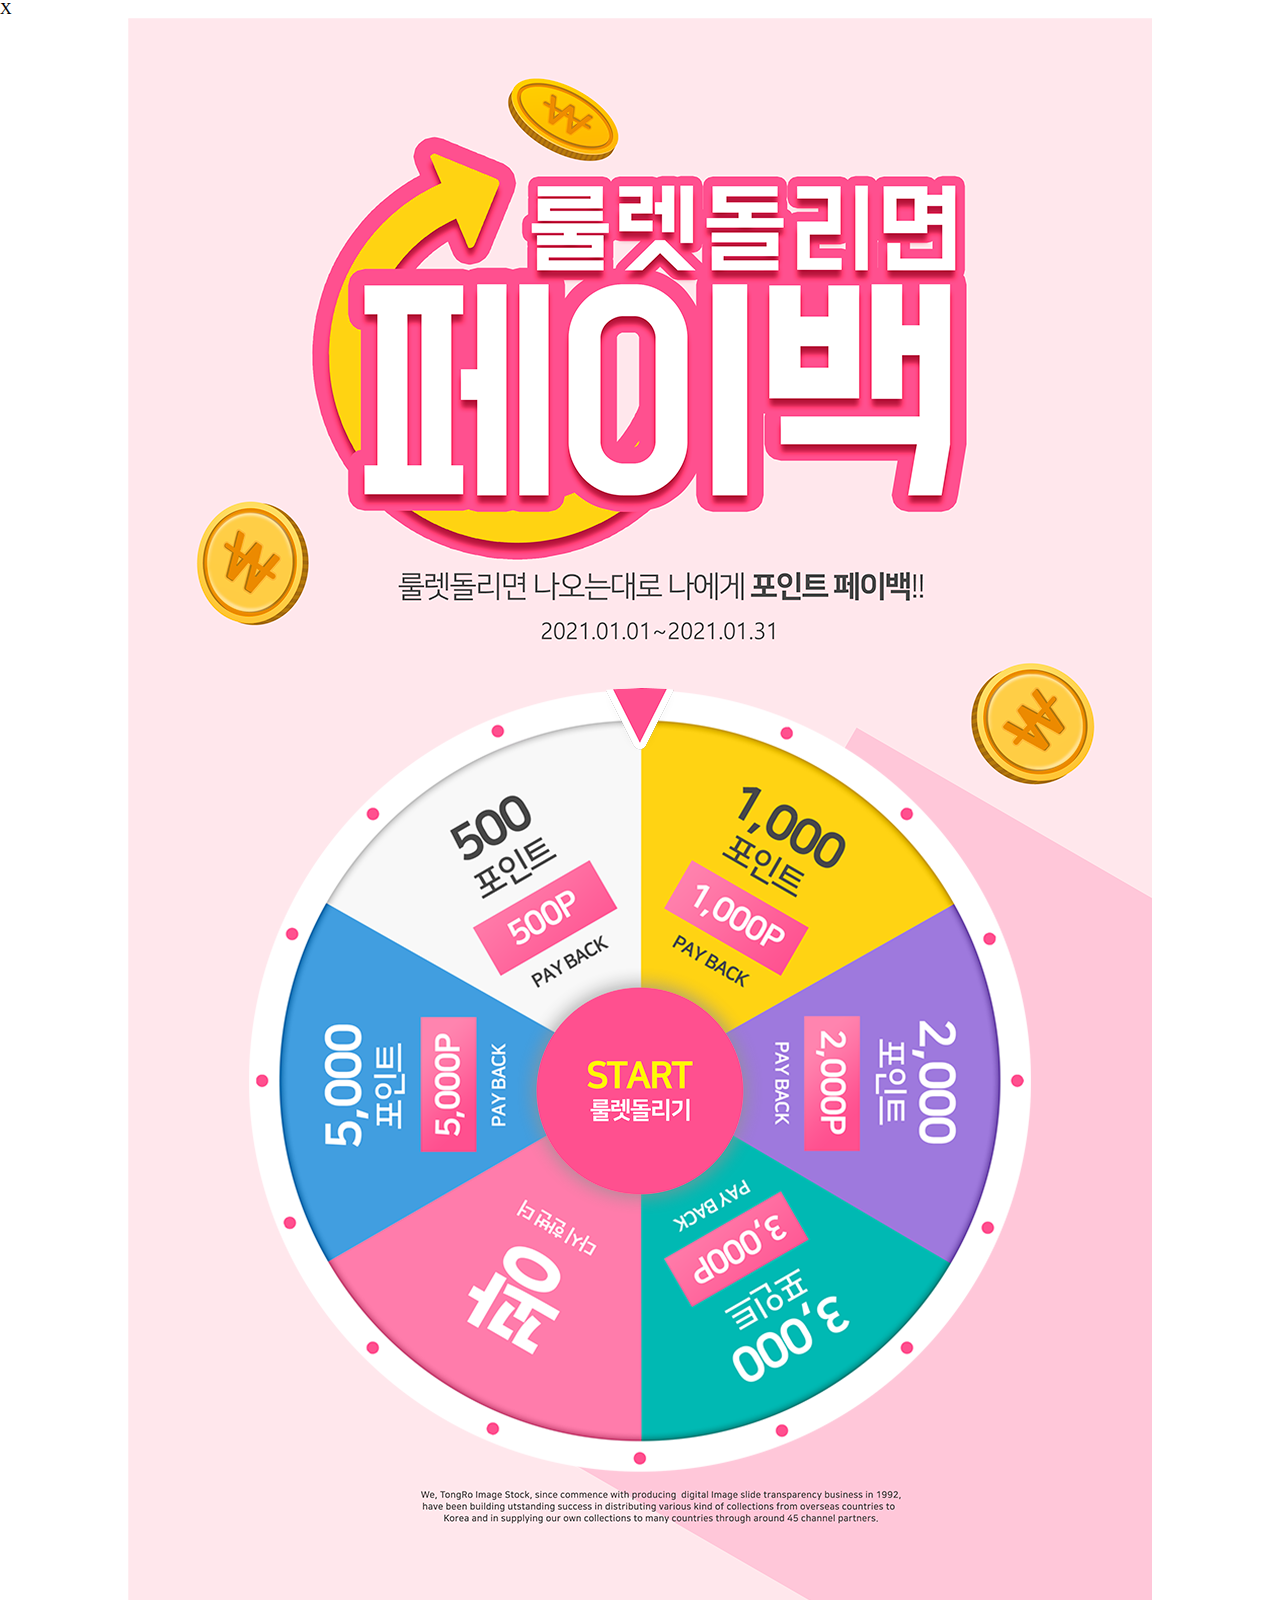
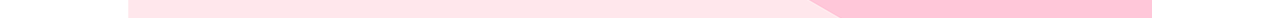
<file: roule/index.html>
<!DOCTYPE html>
<html lang="en">
<head>
    <meta charset="UTF-8">
    <meta http-equiv="X-UA-Compatible" content="IE=edge">
    <meta name="viewport" content="width=device-width, initial-scale=1.0">
    <title>이벤트 룰렛 포인트 페이백 (PC)</title>
    <script src="../js/jquery.js"></script>
    <script src="../js/roule.js"></script>
    <link rel="stylesheet" type="text/css" href="../css/default.css?v=2">
    <link rel="stylesheet" type="text/css" href="../css/roule.css?v=5">
</head>
<body>
    <section class="outline">
        <div class="msg" id="msg1" >
            <span id="msg2"></span>
            <span class="close" id="close">X</span>
        </div>
        <div class="roule_bk">
            <ul>
                <li class="board" id="gameboard">
                </li>
                <li class="pin" ></li>
                <li class="btn" id="gamebtn"></li>
            </ul>
        </div>
    </section>
</body>
</html>
</file>
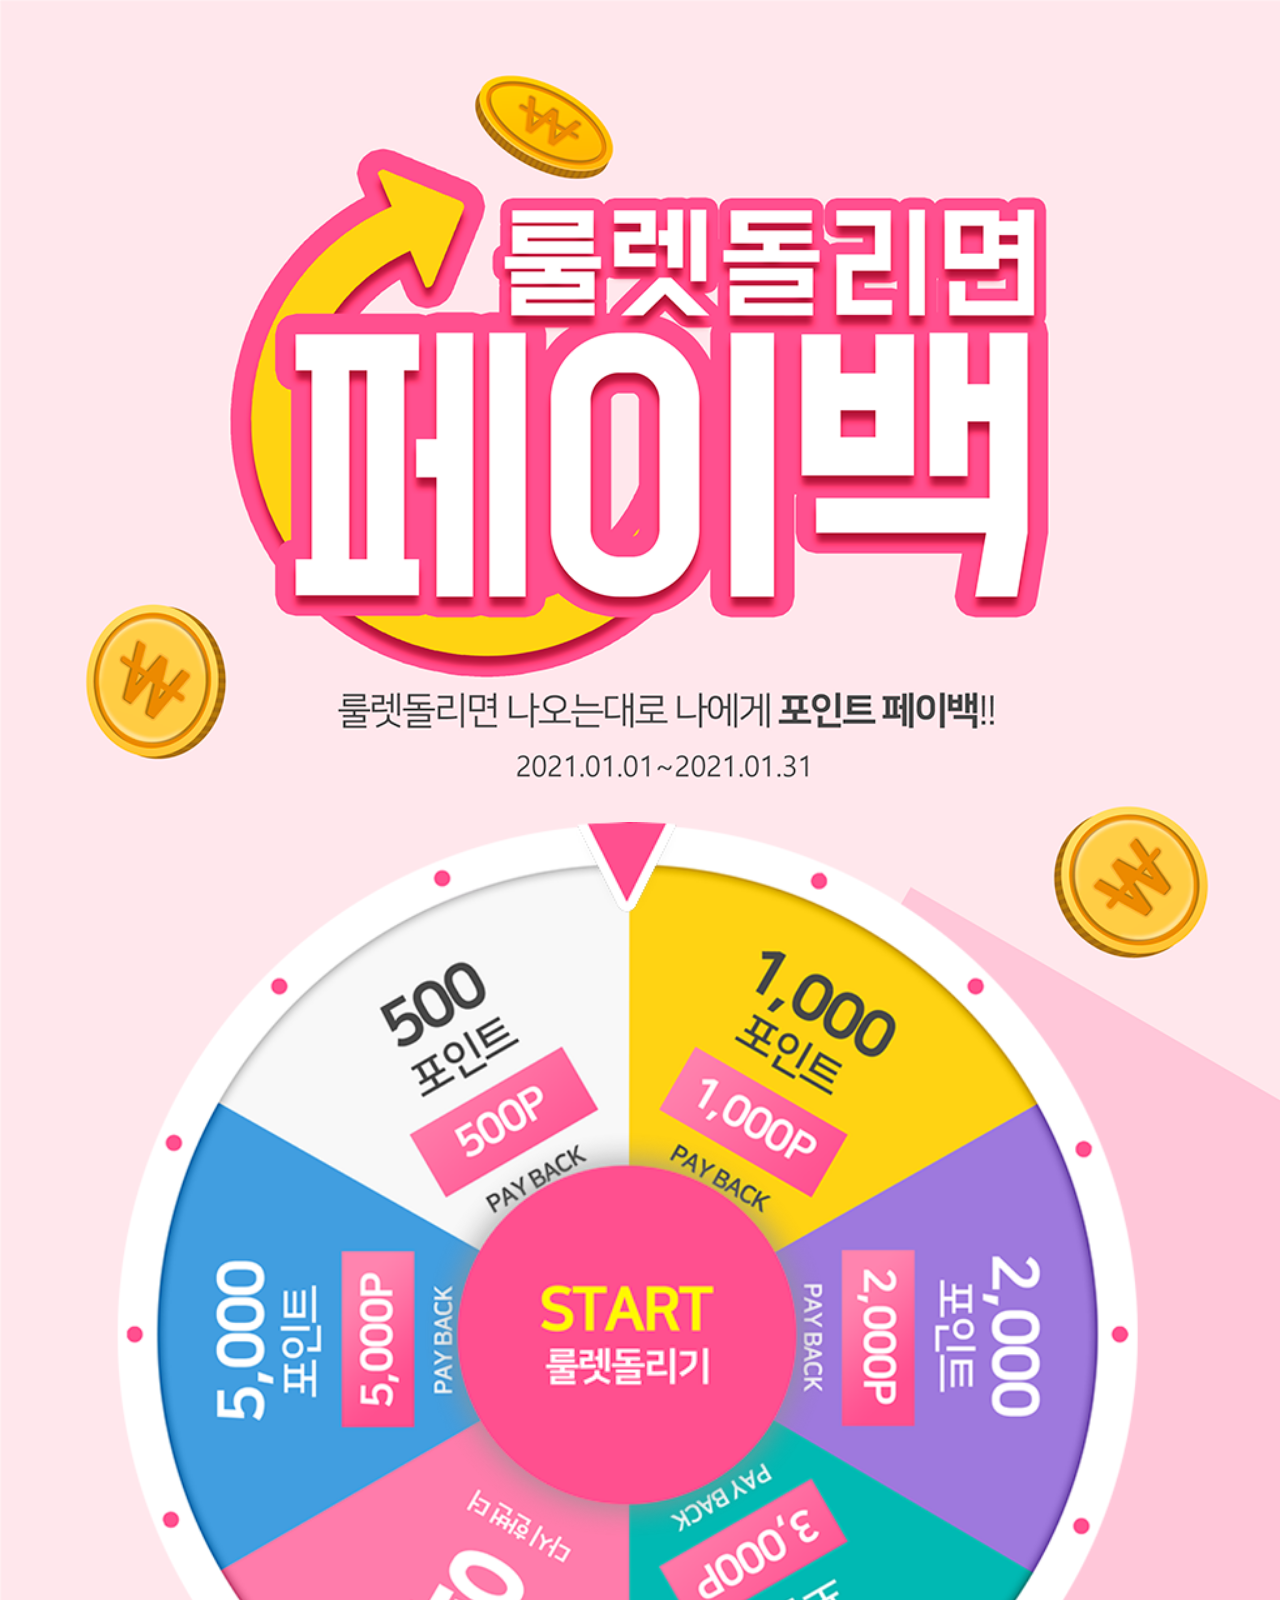
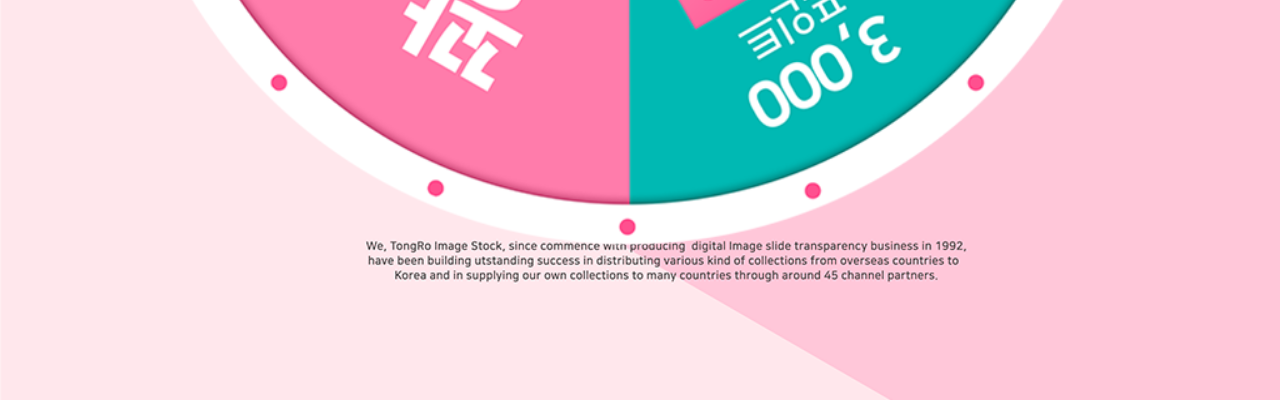
<file: roule/mobile.html>
<!DOCTYPE html>
<html lang="en">
<head>
    <meta charset="UTF-8">
    <meta http-equiv="X-UA-Compatible" content="IE=edge">
    <meta name="viewport" content="width=device-width, initial-scale=1.0">
    <title>이벤트 룰렛 포인트 페이백 (모바일)</title>
    <script src="../js/jquery.js"></script>
    <script src="../js/mroule.js?v=3"></script>
    <link rel="stylesheet" type="text/css" href="../css/default.css?v=2">
    <link rel="stylesheet" type="text/css" href="../css/mroule.css?v=6">
</head>
<body>
    <section class="outline" id="outline">
        <!-- alert -->
        <div class="msg" id="msg1" >
            <span id="msg2"></span>
            <span class="close" id="close">X</span>
        </div>
        <div class="roule_bk" id="roule_bk">
            <img src="./image/rullet_back.png">
        </div>
        <div class="gamepan">
            <span class="gamepin"><img src="./image/rullet_pin.png"></span>
            <span class="gamebtn" id="gamebtn"><img src="./image/rullet_btn.png"></span>
            <span class="gameboard" id="gameboard"><img src="./image/rullet_board.png"></span>
        </div>
    </section>
</body>
</html>
</file>
<file: css/default.css>
/* 제작자 권효진 */
@charset "UTF-8";
body{
    margin: 0; padding: 0; box-sizing: border-box;
}
@import url('https://fonts.googleapis.com/css2?family=Noto+Sans+KR:wght@100;300;400;700;900&display=swap');
/* font-family: 'Noto Sans KR', sans-serif; */
@import url('https://fonts.googleapis.com/css2?family=Nanum+Gothic:wght@400;700&display=swap');
/* font-family: 'Nanum Gothic', sans-serif; */
@import url('https://fonts.googleapis.com/css2?family=Noto+Serif+KR:wght@200;400;500;700&display=swap');
/* font-family: 'Noto Serif KR', serif; */
h1,h2,h3,h4,h5,h6,form,img,fieldset { margin: 0; padding: 0; border: 0;}
p { margin: 0; }
button { cursor: pointer;}
input, textarea{outline: 0;}
input:focus, textarea:focus{ outline: 0;}
video, table, tr, td, th{
    border: 0;
    margin: 0;
    padding: 0;
}
textarea { overflow: auto;}
img { width: 100%; object-fit: cover; -o-object-fit: cover;}
span,label {display: block;}
address, caption, cite, code, dfn, em, var{
    font-style: normal;
}
table{
    border-collapse: collapse;
    border-spacing: 0;
}
legend{
    border: 0;
    padding: 0;
}
a{
    background-color: transparent;
    text-decoration: none;
}
a:active, a:hover{ outline: 0;}
a:visited {text-decoration: none;}
ol,ul,dl{
    list-style: none;
    margin: 0;
    padding: 0;
}
.clear { clear: both; }
</file>
<file: css/roule.css>
@charset "UTF-8";
.outline { height: auto; }
.roule_bk { 
    width: 1024px; 
    height: 1600px; 
    margin: 0 auto; 
    background:url("../roule/image/rullet_back.png") no-repeat center center;
    position: relative;
}
.roule_bk > ul {
    list-style: none;
    margin: 0;
    padding: 0;
    width: 785px;
    height: 785px;
    position: relative;
    top: 670px;
    left: 119px;
}
.board {
    position: absolute;
    width: 100%;
    height: inherit;
    background: url("../roule/image/rullet_board.png") no-repeat center center;
    transition: all 5s ease;
}
.pin{
    width: 70px;
    height: 63px;
    background: url("../roule/image/rullet_pin.png") no-repeat center center;
    position: absolute;
    left: 357.5px;
}
.btn{
    width: 250px;
    height: 250px;
    background: url("../roule/image/rullet_btn.png") no-repeat center center;
    position: absolute;
    left: 267.5px;
    top: 277.5px;
}

@media screen and (min-width:340px) and (max-width:560px) { 
    .roule_bk{
        width: 100%;
        background-image: url("../roule/image/rullet_back.png");
        background-repeat: no-repeat;
        background-position: top;
        background-size: contain;
    }
}
</file>
<file: css/mroule.css>
.outline {
    height: auto;
    position: relative;
}
.roule_bk{
    width: 100%;
    height: 500px;
    position: absolute;
}
.roule_bk > img {
    width: 100%;
    object-fit: cover;
}
/* 340 : 230px   420px : 280px   500 : 335px    560 : 375px*/
.gamepan {
    position: absolute;
    width: 80%;
    left: 51%;
    bottom: 7.5%;
    margin-left: -42%;
}
.gamepan > img {
    width: 100%;
    object-fit: cover;
}
.gamebtn{
    position: absolute;
    width: 40%;
    height: 40%;
    top: 0;
    bottom: 0;
    left: 0;
    right: 0;
    margin: auto;
    z-index: 3;
}
.gamepin{
    position: absolute;
    width: 10%;
    height: 10%;
    left: 0;
    right: 0;
    margin: auto;
    z-index: 3;
}
.gameboard{
    transition: all 5s ease;
}
.msg {
    background-color: black;
    color: white;
    font-size: 12px;
    width: 60%;
    height: 60px;
    position: absolute;
    z-index: 10;
    border-radius: 10px;
    text-align: center;
    line-height: 60px;
    left: 0;
    right: 0;
    margin: auto;
    top: 200px;
    display: none;
}
#msg2{
    width: auto;
    height: 20px;
}
.close{
    position: absolute;
    width: 20px;
    height: 20px;
    z-index: 10;
    background-color: red;
    text-align: center;
    line-height: 20px;
    right: 0;
    top: 0;
}
</file>
